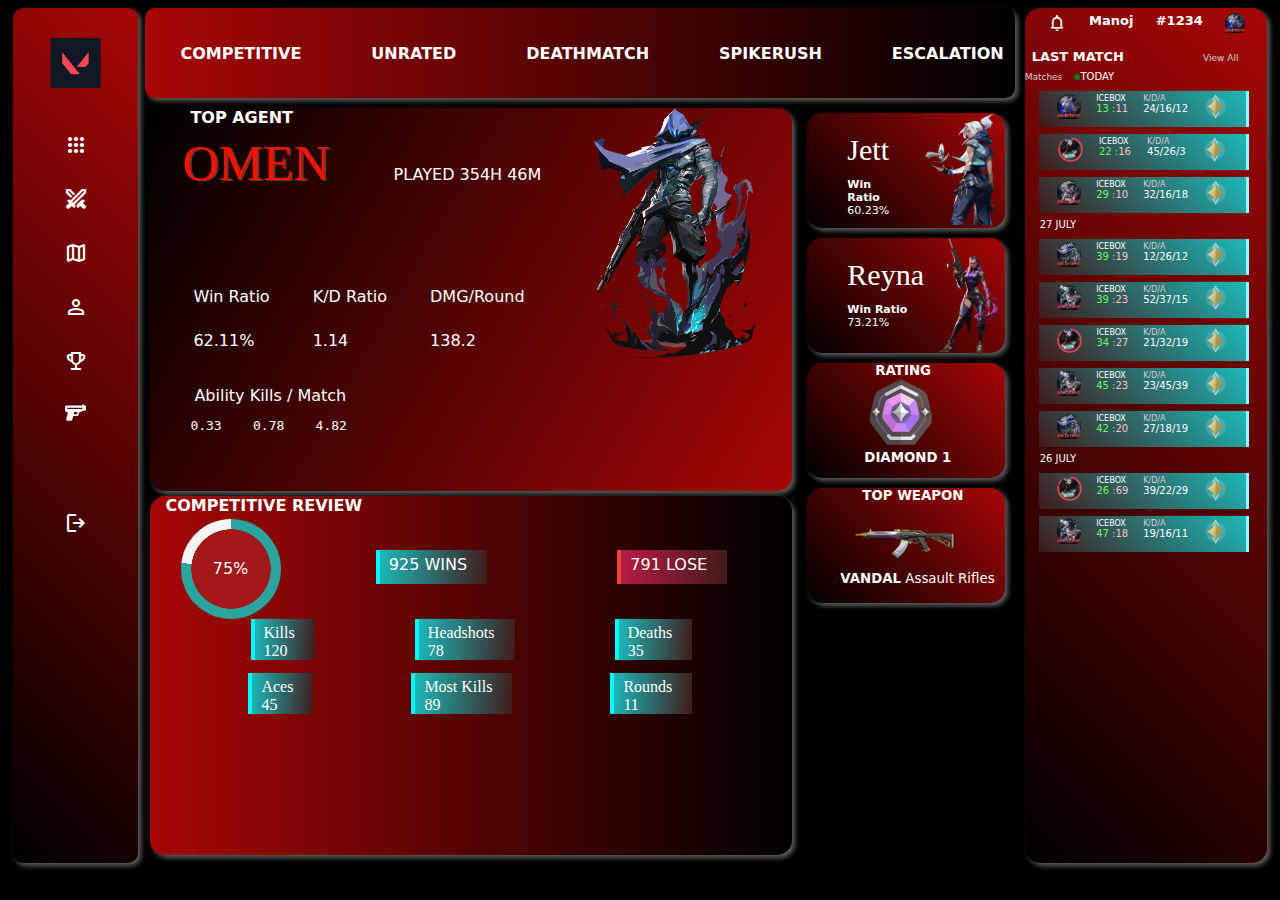
<file: index.html>
<!DOCTYPE html>
<html lang="en">
<head>
    <meta charset="UTF-8">
    <meta name="viewport" content="width=device-width, initial-scale=1.0">
    <title>Document</title>
    <link rel="stylesheet" href="style.css">
    <link rel="stylesheet" href="https://fonts.googleapis.com/css2?family=Material+Symbols+Outlined:opsz,wght,FILL,GRAD@48,400,0,0" />
    <link rel="stylesheet" href="https://fonts.googleapis.com/css2?family=Material+Symbols+Outlined:opsz,wght,FILL,GRAD@48,400,0,0" />
    <link rel="stylesheet" href="https://fonts.googleapis.com/css2?family=Material+Symbols+Outlined:opsz,wght,FILL,GRAD@48,400,0,0" />
    <link rel="stylesheet" href="https://fonts.googleapis.com/css2?family=Material+Symbols+Outlined:opsz,wght,FILL,GRAD@48,400,0,0" />
    <link rel="stylesheet" href="https://fonts.googleapis.com/css2?family=Material+Symbols+Outlined:opsz,wght,FILL,GRAD@48,400,0,0" />
    <link rel="stylesheet" href="https://fonts.googleapis.com/css2?family=Material+Symbols+Outlined:opsz,wght,FILL,GRAD@48,400,0,0" />
    <link rel="stylesheet" href="https://fonts.googleapis.com/css2?family=Material+Symbols+Outlined:opsz,wght,FILL,GRAD@48,400,0,0" /><link rel="stylesheet" href="https://fonts.googleapis.com/css2?family=Material+Symbols+Outlined:opsz,wght,FILL,GRAD@48,400,0,0" /><link rel="stylesheet" href="https://fonts.googleapis.com/css2?family=Material+Symbols+Outlined:opsz,wght,FILL,GRAD@48,400,0,0" />
    <link rel="stylesheet" href="https://fonts.googleapis.com/css?family=Cinzel|Fauna+One">
</head>
<body style="background-color: black;">
    <div class="container">


        <div class="nav">
            <img src="valorant_logo.png" style="margin: 30px; height: 50px;">
            <span class="material-symbols-outlined" style="color: white; margin: 15px;">apps</span>
            <span class="material-symbols-outlined" style="color: white; margin: 15px;">swords</span>
            <span class="material-symbols-outlined" style="color: white; margin: 15px;">map</span>
            <span class="material-symbols-outlined" style="color: white; margin: 15px;">person</span>
            <span class="material-symbols-outlined" style="color: white; margin: 15px;">trophy</span>
            <span><img src="gun-white.svg" style="height: 19px; margin: 15px;"></span>
            <span class="material-symbols-outlined" style="color: white; margin: 70px;">logout</span>
          
        </div>


        <div class="right_outline">
            <div class="middle_outline">
                <div class="header">
                    <div style="margin: 25px; color:white; border-radius: 10px; padding: 10px; font-family: system-ui;">COMPETITIVE</div>
                    <div style="margin: 25px; color:white; border-radius: 10px; padding: 10px; font-family: system-ui;">UNRATED</div>
                    <div style="margin: 25px; color:white; border-radius: 10px; padding: 10px; font-family: system-ui;">DEATHMATCH</div>
                    <div style="margin: 25px; color:white; border-radius: 10px; padding: 10px; font-family: system-ui;">SPIKERUSH</div>
                    <div style="margin: 25px; color:white; border-radius: 10px; padding: 10px; font-family: system-ui;">ESCALATION</div>
                </div>


                <div class="body">
                    <div class="body_left">
                        <div class="left_top">
                            <div class="left_text">
                                <div style="height: 40%;">
                                    <div style="color: white; font-weight: bold; font-family: system-ui; margin-left: 40px;">TOP AGENT</div>
                                    <div style=" margin: 7px;">
                                        <span style="color: #f91100; font-family: fantasy; font-size: 50px; margin-left: 25px; text-shadow: 2px 1px #6c3131;">OMEN</span>
                                        <span style="color: white; margin-left: 60px; font-family: system-ui;">PLAYED 354H 46M</span>
                                        <span style="  border-top: 8px solid #ffffff; border-radius: 5px;"></span>
                                    </div>
                                </div>
                                <div style="height: 60%;">
                                    <div style="height: 50%; display: flex; justify-content: space-evenly;">
                                        <div style="flex-direction: column; display: flex; justify-content: space-evenly; font-family: system-ui;">
                                            <span>Win Ratio</span> 
                                            <span>62.11%</span>
                                        </div>
                                        <div style="flex-direction: column; display: flex; justify-content: space-evenly; font-family: system-ui;">
                                            <span>K/D Ratio</span>
                                            <span>1.14</span>
                                        </div>
                                        <div style="flex-direction: column; display: flex; justify-content: space-evenly; font-family: system-ui;">
                                            <span>DMG/Round</span>
                                            <span>138.2</span>
                                        </div>
                                    </div>
                                    <div style="height: 50%; font-family: system-ui;">
                                        <div style="margin-left: 44px; margin-top: 10px;">Ability Kills / Match</div>
                                        <div style="margin-left: 40px;"><pre>0.33    0.78    4.82</pre></div>
                                    </div>
                                </div>
                            </div>
                            <div class="omen_logo">
                                <img src="omen.webp" style="height: 250px; width: 170px; margin-left: 23px;">
                            </div>
                        </div>
                        <div class="left_bottom">
                            <div style="margin-left: 15px; margin-top: 3px;">
                                <span style="font-family: system-ui"><b>COMPETITIVE REVIEW</b></span>      
                            </div>
                            <div class="winandlose" style="font-family: system-ui;">
                                <span class="progress-bar"></span>
                                <span class="win">925 WINS</span>
                                <span class="lose">791 LOSE</span>
                            </div>
                            <div class="one_row">
                                <span class="kills">
                                    <span>Kills</span><span>120</span>
                                </span>
                                <span class="headshots">
                                    <span>Headshots</span><span>78</span>
                                </span>
                                <span class="deaths">
                                    <span>Deaths</span><span>35</span>
                                </span>
                            </div>
                            <div class="two_row">
                                <span class="aces">
                                    <span>Aces</span><span>45</span>
                                </span>
                                <span class="most_kills">
                                    <span>Most Kills</span><span>89</span>
                                </span>
                                <span class="rounds">
                                    <span>Rounds</span><span>11</span>
                                </span>
                            </div>
                        </div>
                    </div>
                    <div class="body_right">
                        <div class="jett" style="display: flex; flex-direction: row;">
                            <div>
                                <div style="margin-left: 40px; margin-top: 20px; font-size: 30px; font-family: fantasy">Jett</div>
                                <div style="margin-left: 40px; margin-top: 11px; font-family: system-ui; font-size: 11px;">
                                    <div><b>Win Ratio</b></div><div>60.23%</div>
                                </div>
                            </div>
                            <div class="img"><img src="jett.png" style="height: 112px; margin-left: 18px;"></div>
                        </div>
                        <div class="reyna" style="display: flex; flex-direction: row;">
                            <div>
                                <div style="margin-left: 40px; margin-top: 20px; font-size: 30px; font-family: fantasy">Reyna</div>
                                <div style="margin-left: 40px; margin-top: 11px; font-family: system-ui; font-size: 11px;">
                                    <div><b>Win Ratio</b></div><div>73.21%</div>
                                </div>
                            </div>
                            <div class="img"><img src="reyna.png" style="height: 117px; margin-left: 15px;"></div>
                        </div>
                        <div class="rating">
                            <div style="font-family: system-ui; margin-left: 68px; font-size: smaller;"><b>RATING</b></div>
                            <div><img src="rank1.png" style="height: 68px; margin-left: 60px;"></div>
                            <div style="font-family: system-ui; margin-left: 57px; font-size: smaller;"><b>DIAMOND 1</b></div>
                        </div>
                        <div class="top_weapon">
                            <div style="font-family: system-ui; margin-left: 55px; font-size: smaller;"><b>TOP WEAPON</b></div>
                            <div><img src="vandal_gun.png" style="height: 64px; margin-left: 33px;"></div>
                            <div style="font-family: system-ui; margin-left: 33px; font-size: smaller;"><b>VANDAL</b> Assault Rifles</div>
                        </div>
                    </div>
                </div>
            </div>
            <div class="aside">
                <div class="profile">
                    <span class="material-symbols-outlined" style="font-size: 20px;">
                        notifications
                        </span>
                    <span style="font-size: 13px;"><b>Manoj</b></span>
                    <span style="font-size: 13px;"><b>#1234</b></span>
                    <span style="font-size: 13px;"><img src="p1.png" style="height: 20px;"></span>
                </div>
                <div class="last_match" style=" font-family: system-ui">
                    <div style="margin-top: 10px;">
                        <span style="margin-left: 7px; font-size: 13px;"><b>LAST MATCH</b></span>
                        <span style="font-size:9px; margin-left: 74px; color: #dbcccc;">View All Matches</span>
                        <span style="margin-left: 7px; font-size: 10px;"><img src="green.png" style="height: 6px;">TODAY</span>
                        <div class="p1" style="flex-direction: row; display: flex;">
                            <span><img src="p1.png" style="height: 25px;"></span>
                            <span>
                                <div style="font-size: 8px;">ICEBOX</div>
                                <div style="font-size: 10px;">
                                    <span style="color:rgb(100, 248, 100)">13 :</span><span  style="color:pink">11</span>
                                </div>
                            </span>
                            <span>
                                <div style="color: #dbcccc; font-size: 8px;">K/D/A</div>
                                <div style="font-size: 10px;">24/16/12</div>
                            </span>
                            <span><img src="rank.webp" style="height: 25px;"></span>
                        </div>
                        <div class="p2" style=" display: flex;">
                            <span><img src="p2.png" style="height: 25px;"></span>
                            <span>
                                <div style="font-size: 8px;">ICEBOX</div>
                                <div style="font-size: 10px;">
                                    <span style="color:rgb(100, 248, 100)">22 :</span><span  style="color:pink">16</span>
                                </div>
                            </span>
                            <span>
                                <div style="color: #dbcccc; font-size: 8px;">K/D/A</div>
                                <div style="font-size: 10px;">45/26/3</div>
                            </span>
                            <span><img src="rank.webp" style="height: 25px;"></span>
                        </div>
                        <div class="p3" style=" display: flex;">
                            <span><img src="p3.png" style="height: 25px;"></span>
                            <span>
                                <div style="font-size: 8px;">ICEBOX</div>
                                <div style="font-size: 10px;">
                                    <span style="color:rgb(100, 248, 100)">29 :</span><span  style="color:pink">10</span>
                                </div>
                            </span>
                            <span>
                                <div style="color: #dbcccc; font-size: 8px;">K/D/A</div>
                                <div style="font-size: 10px;">32/16/18</div>
                            </span>
                            <span><img src="rank.webp" style="height: 25px;"></span>
                        </div>
                        <span style="margin-left: 15px; font-size: 10px; margin-top: 5px">27 JULY</span>
                        <div class="p4" style=" display: flex;">
                            <span><img src="p4.png" style="height: 25px;"></span>
                            <span>
                                <div style="font-size: 8px;">ICEBOX</div>
                                <div style="font-size: 10px;">
                                    <span style="color:rgb(100, 248, 100)">39 :</span><span  style="color:pink">19</span>
                                </div>
                            </span>
                            <span>
                                <div style="color: #dbcccc; font-size: 8px;">K/D/A</div>
                                <div style="font-size: 10px;">12/26/12</div>
                            </span>
                            <span><img src="rank.webp" style="height: 25px;"></span>
                        </div>
                        <div class="p5" style=" display: flex;">
                            <span><img src="p5.png" style="height: 25px;"></span>
                            <span>
                                <div style="font-size: 8px;">ICEBOX</div>
                                <div style="font-size: 10px;">
                                    <span style="color:rgb(100, 248, 100)">39 :</span><span  style="color:pink">23</span>
                                </div>
                            </span>
                            <span>
                                <div style="color: #dbcccc; font-size: 8px;">K/D/A</div>
                                <div style="font-size: 10px;">52/37/15</div>
                            </span>
                            <span><img src="rank.webp" style="height: 25px;"></span>
                        </div>
                        <div class="p6" style=" display: flex;">
                            <span><img src="p2.png" style="height: 25px;"></span>
                            <span>
                                <div style="font-size: 8px;">ICEBOX</div>
                                <div style="font-size: 10px;">
                                    <span style="color:rgb(100, 248, 100)">34 :</span><span  style="color:pink">27</span>
                                </div>
                            </span>
                            <span>
                                <div style="color: #dbcccc; font-size: 8px;">K/D/A</div>
                                <div style="font-size: 10px;">21/32/19</div>
                            </span>
                            <span><img src="rank.webp" style="height: 25px;"></span>
                        </div>
                        <div class="p7" style=" display: flex;">
                            <span><img src="p5.png" style="height: 25px;"></span>
                            <span>
                                <div style="font-size: 8px;">ICEBOX</div>
                                <div style="font-size: 10px;">
                                    <span style="color:rgb(100, 248, 100)">45 :</span><span  style="color:pink">23</span>
                                </div>
                            </span>
                            <span>
                                <div style="color: #dbcccc; font-size: 8px;">K/D/A</div>
                                <div style="font-size: 10px;">23/45/39</div>
                            </span>
                            <span><img src="rank.webp" style="height: 25px;"></span>
                        </div>
                        <div class="p8" style=" display: flex;">
                            <span><img src="p4.png" style="height: 25px;"></span>
                            <span>
                                <div style="font-size: 8px;">ICEBOX</div>
                                <div style="font-size: 10px;">
                                    <span style="color:rgb(100, 248, 100)">42 :</span><span  style="color:pink">20</span>
                                </div>
                            </span>
                            <span>
                                <div style="color: #dbcccc; font-size: 8px;">K/D/A</div>
                                <div style="font-size: 10px;">27/18/19</div>
                            </span>
                            <span><img src="rank.webp" style="height: 25px;"></span>
                        </div>
                        <span style="margin-left: 15px; font-size: 10px; margin-top: 5px">26 JULY</span>
                        <div class="p9" style=" display: flex;">
                            <span><img src="p2.png" style="height: 25px;"></span>
                            <span>
                                <div style="font-size: 8px;">ICEBOX</div>
                                <div style="font-size: 10px;">
                                    <span style="color:rgb(100, 248, 100)">26 :</span><span  style="color:pink">69</span>
                                </div>
                            </span>
                            <span>
                                <div style="color: #dbcccc; font-size: 8px;">K/D/A</div>
                                <div style="font-size: 10px;">39/22/29</div>
                            </span>
                            <span><img src="rank.webp" style="height: 25px;"></span>
                        </div>
                        <div class="p10" style=" display: flex;">
                            <span><img src="p5.png" style="height: 25px;"></span>
                            <span>
                                <div style="font-size: 8px;">ICEBOX</div>
                                <div style="font-size: 10px;">
                                    <span style="color:rgb(100, 248, 100)">47 :</span><span  style="color:pink">18</span>
                                </div>
                            </span>
                            <span>
                                <div style="color: #dbcccc; font-size: 8px;">K/D/A</div>
                                <div style="font-size: 10px;">19/16/11</div>
                            </span>
                            <span><img src="rank.webp" style="height: 25px;"></span>
                        </div>
                    </div>
                </div>
            </div>
        </div>
        
    </div>



</body>
</html>
</file>
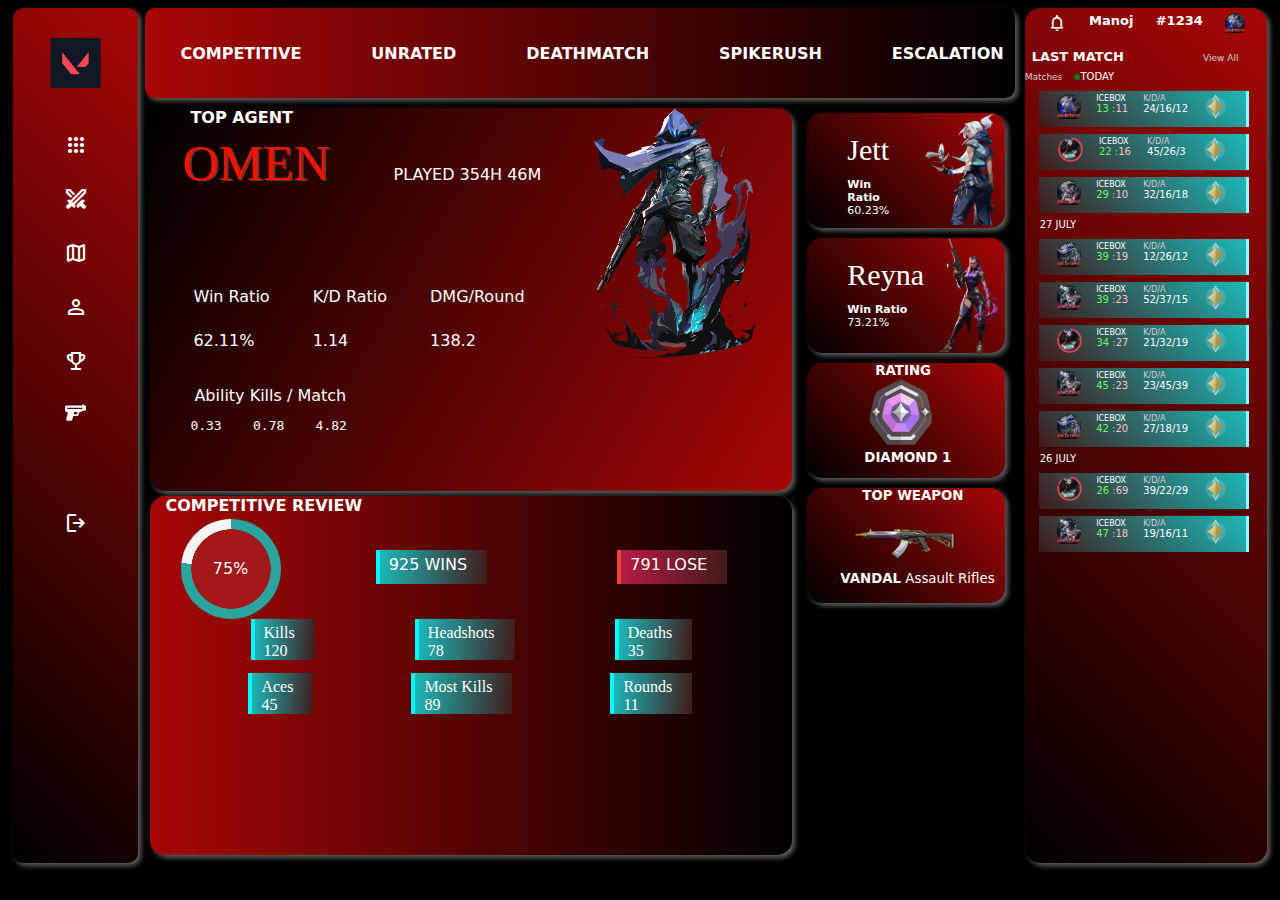
<file: game2.html>
<!DOCTYPE html>
<html lang="en">
<head>
    <meta charset="UTF-8">
    <meta name="viewport" content="width=device-width, initial-scale=1.0">
    <title>Document</title>
    <link rel="stylesheet" href="game2.css">
    <link rel="stylesheet" href="https://fonts.googleapis.com/css2?family=Material+Symbols+Outlined:opsz,wght,FILL,GRAD@48,400,0,0" />
    <link rel="stylesheet" href="https://fonts.googleapis.com/css2?family=Material+Symbols+Outlined:opsz,wght,FILL,GRAD@48,400,0,0" />
    <link rel="stylesheet" href="https://fonts.googleapis.com/css2?family=Material+Symbols+Outlined:opsz,wght,FILL,GRAD@48,400,0,0" />
    <link rel="stylesheet" href="https://fonts.googleapis.com/css2?family=Material+Symbols+Outlined:opsz,wght,FILL,GRAD@48,400,0,0" />
    <link rel="stylesheet" href="https://fonts.googleapis.com/css2?family=Material+Symbols+Outlined:opsz,wght,FILL,GRAD@48,400,0,0" />
    <link rel="stylesheet" href="https://fonts.googleapis.com/css2?family=Material+Symbols+Outlined:opsz,wght,FILL,GRAD@48,400,0,0" />
    <link rel="stylesheet" href="https://fonts.googleapis.com/css2?family=Material+Symbols+Outlined:opsz,wght,FILL,GRAD@48,400,0,0" /><link rel="stylesheet" href="https://fonts.googleapis.com/css2?family=Material+Symbols+Outlined:opsz,wght,FILL,GRAD@48,400,0,0" /><link rel="stylesheet" href="https://fonts.googleapis.com/css2?family=Material+Symbols+Outlined:opsz,wght,FILL,GRAD@48,400,0,0" />
    <link rel="stylesheet" href="https://fonts.googleapis.com/css?family=Cinzel|Fauna+One">
</head>
<body style="background-color: black;">
    <div class="container">


        <div class="nav">
            <img src="valorant_logo.png" style="margin: 30px; height: 50px;">
            <span class="material-symbols-outlined" style="color: white; margin: 15px;">apps</span>
            <span class="material-symbols-outlined" style="color: white; margin: 15px;">swords</span>
            <span class="material-symbols-outlined" style="color: white; margin: 15px;">map</span>
            <span class="material-symbols-outlined" style="color: white; margin: 15px;">person</span>
            <span class="material-symbols-outlined" style="color: white; margin: 15px;">trophy</span>
            <span><img src="gun-white.svg" style="height: 19px; margin: 15px;"></span>
            <span class="material-symbols-outlined" style="color: white; margin: 70px;">logout</span>
          
        </div>


        <div class="right_outline">
            <div class="middle_outline">
                <div class="header">
                    <div style="margin: 25px; color:white; border-radius: 10px; padding: 10px; font-family: system-ui;">COMPETITIVE</div>
                    <div style="margin: 25px; color:white; border-radius: 10px; padding: 10px; font-family: system-ui;">UNRATED</div>
                    <div style="margin: 25px; color:white; border-radius: 10px; padding: 10px; font-family: system-ui;">DEATHMATCH</div>
                    <div style="margin: 25px; color:white; border-radius: 10px; padding: 10px; font-family: system-ui;">SPIKERUSH</div>
                    <div style="margin: 25px; color:white; border-radius: 10px; padding: 10px; font-family: system-ui;">ESCALATION</div>
                </div>


                <div class="body">
                    <div class="body_left">
                        <div class="left_top">
                            <div class="left_text">
                                <div style="height: 40%;">
                                    <div style="color: white; font-weight: bold; font-family: system-ui; margin-left: 40px;">TOP AGENT</div>
                                    <div style=" margin: 7px;">
                                        <span style="color: #f91100; font-family: fantasy; font-size: 50px; margin-left: 25px; text-shadow: 2px 1px #6c3131;">OMEN</span>
                                        <span style="color: white; margin-left: 60px; font-family: system-ui;">PLAYED 354H 46M</span>
                                        <span style="  border-top: 8px solid #ffffff; border-radius: 5px;"></span>
                                    </div>
                                </div>
                                <div style="height: 60%;">
                                    <div style="height: 50%; display: flex; justify-content: space-evenly;">
                                        <div style="flex-direction: column; display: flex; justify-content: space-evenly; font-family: system-ui;">
                                            <span>Win Ratio</span> 
                                            <span>62.11%</span>
                                        </div>
                                        <div style="flex-direction: column; display: flex; justify-content: space-evenly; font-family: system-ui;">
                                            <span>K/D Ratio</span>
                                            <span>1.14</span>
                                        </div>
                                        <div style="flex-direction: column; display: flex; justify-content: space-evenly; font-family: system-ui;">
                                            <span>DMG/Round</span>
                                            <span>138.2</span>
                                        </div>
                                    </div>
                                    <div style="height: 50%; font-family: system-ui;">
                                        <div style="margin-left: 44px; margin-top: 10px;">Ability Kills / Match</div>
                                        <div style="margin-left: 40px;"><pre>0.33    0.78    4.82</pre></div>
                                    </div>
                                </div>
                            </div>
                            <div class="omen_logo">
                                <img src="omen.webp" style="height: 250px; width: 170px; margin-left: 23px;">
                            </div>
                        </div>
                        <div class="left_bottom">
                            <div style="margin-left: 15px; margin-top: 3px;">
                                <span style="font-family: system-ui"><b>COMPETITIVE REVIEW</b></span>      
                            </div>
                            <div class="winandlose" style="font-family: system-ui;">
                                <span class="progress-bar"></span>
                                <span class="win">925 WINS</span>
                                <span class="lose">791 LOSE</span>
                            </div>
                            <div class="one_row">
                                <span class="kills">
                                    <span>Kills</span><span>120</span>
                                </span>
                                <span class="headshots">
                                    <span>Headshots</span><span>78</span>
                                </span>
                                <span class="deaths">
                                    <span>Deaths</span><span>35</span>
                                </span>
                            </div>
                            <div class="two_row">
                                <span class="aces">
                                    <span>Aces</span><span>45</span>
                                </span>
                                <span class="most_kills">
                                    <span>Most Kills</span><span>89</span>
                                </span>
                                <span class="rounds">
                                    <span>Rounds</span><span>11</span>
                                </span>
                            </div>
                        </div>
                    </div>
                    <div class="body_right">
                        <div class="jett" style="display: flex; flex-direction: row;">
                            <div>
                                <div style="margin-left: 40px; margin-top: 20px; font-size: 30px; font-family: fantasy">Jett</div>
                                <div style="margin-left: 40px; margin-top: 11px; font-family: system-ui; font-size: 11px;">
                                    <div><b>Win Ratio</b></div><div>60.23%</div>
                                </div>
                            </div>
                            <div class="img"><img src="jett.png" style="height: 112px; margin-left: 18px;"></div>
                        </div>
                        <div class="reyna" style="display: flex; flex-direction: row;">
                            <div>
                                <div style="margin-left: 40px; margin-top: 20px; font-size: 30px; font-family: fantasy">Reyna</div>
                                <div style="margin-left: 40px; margin-top: 11px; font-family: system-ui; font-size: 11px;">
                                    <div><b>Win Ratio</b></div><div>73.21%</div>
                                </div>
                            </div>
                            <div class="img"><img src="reyna.png" style="height: 117px; margin-left: 15px;"></div>
                        </div>
                        <div class="rating">
                            <div style="font-family: system-ui; margin-left: 68px; font-size: smaller;"><b>RATING</b></div>
                            <div><img src="rank1.png" style="height: 68px; margin-left: 60px;"></div>
                            <div style="font-family: system-ui; margin-left: 57px; font-size: smaller;"><b>DIAMOND 1</b></div>
                        </div>
                        <div class="top_weapon">
                            <div style="font-family: system-ui; margin-left: 55px; font-size: smaller;"><b>TOP WEAPON</b></div>
                            <div><img src="vandal_gun.png" style="height: 64px; margin-left: 33px;"></div>
                            <div style="font-family: system-ui; margin-left: 33px; font-size: smaller;"><b>VANDAL</b> Assault Rifles</div>
                        </div>
                    </div>
                </div>
            </div>
            <div class="aside">
                <div class="profile">
                    <span class="material-symbols-outlined" style="font-size: 20px;">
                        notifications
                        </span>
                    <span style="font-size: 13px;"><b>Manoj</b></span>
                    <span style="font-size: 13px;"><b>#1234</b></span>
                    <span style="font-size: 13px;"><img src="p1.png" style="height: 20px;"></span>
                </div>
                <div class="last_match" style=" font-family: system-ui">
                    <div style="margin-top: 10px;">
                        <span style="margin-left: 7px; font-size: 13px;"><b>LAST MATCH</b></span>
                        <span style="font-size:9px; margin-left: 74px; color: #dbcccc;">View All Matches</span>
                        <span style="margin-left: 7px; font-size: 10px;"><img src="green.png" style="height: 6px;">TODAY</span>
                        <div class="p1" style="flex-direction: row; display: flex;">
                            <span><img src="p1.png" style="height: 25px;"></span>
                            <span>
                                <div style="font-size: 8px;">ICEBOX</div>
                                <div style="font-size: 10px;">
                                    <span style="color:rgb(100, 248, 100)">13 :</span><span  style="color:pink">11</span>
                                </div>
                            </span>
                            <span>
                                <div style="color: #dbcccc; font-size: 8px;">K/D/A</div>
                                <div style="font-size: 10px;">24/16/12</div>
                            </span>
                            <span><img src="rank.webp" style="height: 25px;"></span>
                        </div>
                        <div class="p2" style=" display: flex;">
                            <span><img src="p2.png" style="height: 25px;"></span>
                            <span>
                                <div style="font-size: 8px;">ICEBOX</div>
                                <div style="font-size: 10px;">
                                    <span style="color:rgb(100, 248, 100)">22 :</span><span  style="color:pink">16</span>
                                </div>
                            </span>
                            <span>
                                <div style="color: #dbcccc; font-size: 8px;">K/D/A</div>
                                <div style="font-size: 10px;">45/26/3</div>
                            </span>
                            <span><img src="rank.webp" style="height: 25px;"></span>
                        </div>
                        <div class="p3" style=" display: flex;">
                            <span><img src="p3.png" style="height: 25px;"></span>
                            <span>
                                <div style="font-size: 8px;">ICEBOX</div>
                                <div style="font-size: 10px;">
                                    <span style="color:rgb(100, 248, 100)">29 :</span><span  style="color:pink">10</span>
                                </div>
                            </span>
                            <span>
                                <div style="color: #dbcccc; font-size: 8px;">K/D/A</div>
                                <div style="font-size: 10px;">32/16/18</div>
                            </span>
                            <span><img src="rank.webp" style="height: 25px;"></span>
                        </div>
                        <span style="margin-left: 15px; font-size: 10px; margin-top: 5px">27 JULY</span>
                        <div class="p4" style=" display: flex;">
                            <span><img src="p4.png" style="height: 25px;"></span>
                            <span>
                                <div style="font-size: 8px;">ICEBOX</div>
                                <div style="font-size: 10px;">
                                    <span style="color:rgb(100, 248, 100)">39 :</span><span  style="color:pink">19</span>
                                </div>
                            </span>
                            <span>
                                <div style="color: #dbcccc; font-size: 8px;">K/D/A</div>
                                <div style="font-size: 10px;">12/26/12</div>
                            </span>
                            <span><img src="rank.webp" style="height: 25px;"></span>
                        </div>
                        <div class="p5" style=" display: flex;">
                            <span><img src="p5.png" style="height: 25px;"></span>
                            <span>
                                <div style="font-size: 8px;">ICEBOX</div>
                                <div style="font-size: 10px;">
                                    <span style="color:rgb(100, 248, 100)">39 :</span><span  style="color:pink">23</span>
                                </div>
                            </span>
                            <span>
                                <div style="color: #dbcccc; font-size: 8px;">K/D/A</div>
                                <div style="font-size: 10px;">52/37/15</div>
                            </span>
                            <span><img src="rank.webp" style="height: 25px;"></span>
                        </div>
                        <div class="p6" style=" display: flex;">
                            <span><img src="p2.png" style="height: 25px;"></span>
                            <span>
                                <div style="font-size: 8px;">ICEBOX</div>
                                <div style="font-size: 10px;">
                                    <span style="color:rgb(100, 248, 100)">34 :</span><span  style="color:pink">27</span>
                                </div>
                            </span>
                            <span>
                                <div style="color: #dbcccc; font-size: 8px;">K/D/A</div>
                                <div style="font-size: 10px;">21/32/19</div>
                            </span>
                            <span><img src="rank.webp" style="height: 25px;"></span>
                        </div>
                        <div class="p7" style=" display: flex;">
                            <span><img src="p5.png" style="height: 25px;"></span>
                            <span>
                                <div style="font-size: 8px;">ICEBOX</div>
                                <div style="font-size: 10px;">
                                    <span style="color:rgb(100, 248, 100)">45 :</span><span  style="color:pink">23</span>
                                </div>
                            </span>
                            <span>
                                <div style="color: #dbcccc; font-size: 8px;">K/D/A</div>
                                <div style="font-size: 10px;">23/45/39</div>
                            </span>
                            <span><img src="rank.webp" style="height: 25px;"></span>
                        </div>
                        <div class="p8" style=" display: flex;">
                            <span><img src="p4.png" style="height: 25px;"></span>
                            <span>
                                <div style="font-size: 8px;">ICEBOX</div>
                                <div style="font-size: 10px;">
                                    <span style="color:rgb(100, 248, 100)">42 :</span><span  style="color:pink">20</span>
                                </div>
                            </span>
                            <span>
                                <div style="color: #dbcccc; font-size: 8px;">K/D/A</div>
                                <div style="font-size: 10px;">27/18/19</div>
                            </span>
                            <span><img src="rank.webp" style="height: 25px;"></span>
                        </div>
                        <span style="margin-left: 15px; font-size: 10px; margin-top: 5px">26 JULY</span>
                        <div class="p9" style=" display: flex;">
                            <span><img src="p2.png" style="height: 25px;"></span>
                            <span>
                                <div style="font-size: 8px;">ICEBOX</div>
                                <div style="font-size: 10px;">
                                    <span style="color:rgb(100, 248, 100)">26 :</span><span  style="color:pink">69</span>
                                </div>
                            </span>
                            <span>
                                <div style="color: #dbcccc; font-size: 8px;">K/D/A</div>
                                <div style="font-size: 10px;">39/22/29</div>
                            </span>
                            <span><img src="rank.webp" style="height: 25px;"></span>
                        </div>
                        <div class="p10" style=" display: flex;">
                            <span><img src="p5.png" style="height: 25px;"></span>
                            <span>
                                <div style="font-size: 8px;">ICEBOX</div>
                                <div style="font-size: 10px;">
                                    <span style="color:rgb(100, 248, 100)">47 :</span><span  style="color:pink">18</span>
                                </div>
                            </span>
                            <span>
                                <div style="color: #dbcccc; font-size: 8px;">K/D/A</div>
                                <div style="font-size: 10px;">19/16/11</div>
                            </span>
                            <span><img src="rank.webp" style="height: 25px;"></span>
                        </div>
                    </div>
                </div>
            </div>
        </div>
        
    </div>



</body>
</html>
</file>
<file: style.css>
* {
    color: white;
    /* border: red 1px solid; */
}

.container {
    margin: 5px;
    display: flex;
}

.nav {
    width: 10%;
    height: 95vh;
    background-color: #a70606;;
    background-image: linear-gradient(45deg, black, transparent);
    border-radius: 10px;
    margin-right: 7px;
    display: flex;
    flex-direction: column;
    align-items: center;
    box-shadow: rgb(234 234 234 / 40%) 3px 3px 5px;
}

.right_outline {
    display: flex;
    width: 90%;
}

.header {
    height: 10vh;
    background-color: #a70606;;
    background-image: linear-gradient(270deg, black, transparent);
    margin-bottom: 5px;
    align-items: center;
    flex-direction: row;
    display: flex;
    font-family: 'Fauna One', serif;
    font-weight: bold;
    border-radius: 10px;
    box-shadow: rgb(234 234 234 / 40%) 3px 3px 5px;
}

.body {
    height:85vh;
    display: flex;
}

.body_left {
    width: 75%;
}

.body_right {
    width: 25%;
    
}

.middle_outline {
    width: 77.5%;
}

.aside {
    width: 22.5%;
    height: 95vh;
    background-color: #a70606;;
    background-image: linear-gradient(45deg, black, transparent);
    margin-left: 10px;
    border-radius: 15px;
    box-shadow: rgb(234 234 234 / 40%) 3px 3px 5px;
}

.left_top {
    height: 50%;
    background-color: #a70606;;
    background-image: linear-gradient(120deg, black, transparent);
    margin: 5px;
    display: flex;
    border-radius: 15px;
    box-shadow: rgb(234 234 234 / 40%) 3px 3px 5px;
}

.left_bottom {
    height: 50%;
    background-color: #a70606;;
    background-image: linear-gradient(270deg, black, transparent);
    margin: 5px;
    height: 47%;
    border-radius: 15px;
    box-shadow: rgb(234 234 234 / 40%) 3px 3px 5px;
}

.left_text {
    width: 65%;
}

.omen_logo {
    width: 35%;
}

.jett {
    height: 115px;
    margin: 10px;
    border-radius: 15px;
    background-color: #a70606;
    background-image: linear-gradient(45deg, black, transparent);
    box-shadow: rgb(234 234 234 / 40%) 3px 3px 5px;
}

.reyna {
    height: 115px;
    margin: 10px;
    border-radius: 15px;
    background-color: #a70606;
    background-image: linear-gradient(45deg, black, transparent);
    box-shadow: rgb(234 234 234 / 40%) 3px 3px 5px;
}

.rating {
    height: 115px;
    margin: 10px;
    border-radius: 15px;
    background-color: #a70606;
    background-image: linear-gradient(45deg, black, transparent);
    box-shadow: rgb(234 234 234 / 40%) 3px 3px 5px;
}

.top_weapon {
    height: 115px;
    margin: 10px;
    border-radius: 15px;
    background-color: #a70606;
    background-image: linear-gradient(45deg, black, transparent);
    box-shadow: rgb(234 234 234 / 40%) 3px 3px 5px;
}

.progress-bar {
    display: flex;
    justify-content: center;
    align-items: center;
    margin-top: 4px;
    width: 100px;
    height: 100px;
    border-radius: 50%;
    background: radial-gradient(closest-side, #a31919 79%, transparent 80% 100%), conic-gradient(#29a59d 77%, #f7f4f4 0);
  }
  
  .progress-bar::before {
    content: "75%";
  }

.winandlose {
    display: flex;
    flex-direction: row;
    justify-content: space-around;
}

.win {
    padding-left: 9px;
    padding-top: 5px;
    padding-right: 20px;
    margin: 35px;
    border-left-width: 3px;
    border-left: solid;
    border-left-color: #06f8f8;
    background-color: #1bb9b9;
    border-left-width: 4px;
    background-image: linear-gradient(275deg, #411a1a, transparent);
}

.lose {
    padding-left: 9px;
    padding-top: 5px;
    padding-right: 20px;
    margin: 35px;
    border-left-width: 3px;
    border-left: solid;
    border-left-color: #F44336;
    border-left-width: 4px;
    background-color: #b91b44;
    background-image: linear-gradient(275deg, #411a1a, transparent);
}

.one_row {
    display: flex;
    flex-direction: row;
    justify-content: space-evenly;
}

.kills {
    display: flex;
    flex-direction: column;
    padding-left: 9px;
    padding-top: 5px;
    padding-right: 20px;
    border-left-width: 3px;
    border-left: solid;
    border-left-color: #06f8f8;
    background-color: #1bb9b9;
    border-left-width: 4px;
    background-image: linear-gradient(275deg, #411a1a, transparent);
}

.headshots {
    display: flex;
    flex-direction: column;
    padding-left: 9px;
    padding-top: 5px;
    padding-right: 20px;
    border-left-width: 3px;
    border-left: solid;
    border-left-color: #06f8f8;
    background-color: #1bb9b9;
    border-left-width: 4px;
    background-image: linear-gradient(275deg, #411a1a, transparent);
}

.deaths {
    display: flex;
    flex-direction: column;
    padding-left: 9px;
    padding-top: 5px;
    padding-right: 20px;
    border-left-width: 3px;
    border-left: solid;
    border-left-color: #06f8f8;
    background-color: #1bb9b9;
    border-left-width: 4px;
    background-image: linear-gradient(275deg, #411a1a, transparent);
}

.two_row {
    display: flex;
    flex-direction: row;
    margin-top: 13px;
}

.rounds {
    display: flex;
    flex-direction: column;
    padding-left: 9px;
    padding-top: 5px;
    padding-right: 20px;
    border-left-width: 3px;
    border-left: solid;
    border-left-color: #06f8f8;
    background-color: #1bb9b9;
    border-left-width: 4px;
    background-image: linear-gradient(275deg, #411a1a, transparent);
    margin-left: 98px;
   
}

.aces {
    display: flex;
    flex-direction: column;
    padding-left: 9px;
    padding-top: 5px;
    padding-right: 20px;
    border-left-width: 3px;
    border-left: solid;
    border-left-color: #06f8f8;
    background-color: #1bb9b9;
    border-left-width: 4px;
    background-image: linear-gradient(275deg, #411a1a, transparent);
    margin-left: 98px;
}

.most_kills {
    display: flex;
    flex-direction: column;
    padding-left: 9px;
    padding-top: 5px;
    padding-right: 20px;
    border-left-width: 3px;
    border-left: solid;
    border-left-color: #06f8f8;
    background-color: #1bb9b9;
    border-left-width: 4px;
    background-image: linear-gradient(275deg, #411a1a, transparent);
    margin-left: 98px;
}

.profile {
    display: flex;
    flex-direction: row;
    justify-content: space-evenly;
    margin-top: 5px;
    font-family: system-ui;
}
 
.p1 {
    margin-top: 7px;
    margin-left: 14px;
    margin-right: 18px;
    border-right:solid;
    border-right-width: 3px;
    border-right-color: #93f9ff;
    justify-content: space-evenly;
    flex-direction: row;
    display: flex;
    background-color: #1bb9b9;
    background-image: linear-gradient(45deg, #411a1a, transparent);
    height: 30px;
    padding: 3px;
}

.p2 {
    margin-top: 7px;
    margin-left: 14px;
    margin-right: 18px;
    border-right:solid;
    border-right-width: 3px;
    border-right-color: #93f9ff;
    justify-content: space-evenly;
    flex-direction: row;
    display: flex;
    background-color: #1bb9b9;
    background-image: linear-gradient(45deg, #411a1a, transparent);
    height: 30px;
    padding: 3px;
}

.p3 {
    margin-top: 7px;
    margin-left: 14px;
    margin-right: 18px;
    border-right:solid;
    border-right-width: 3px;
    border-right-color: #93f9ff;
    justify-content: space-evenly;
    flex-direction: row;
    display: flex;
    background-color: #1bb9b9;
    background-image: linear-gradient(45deg, #411a1a, transparent);
    height: 30px;
    padding: 3px;
}

.p4 {
    margin-top: 7px;
    margin-left: 14px;
    margin-right: 18px;
    border-right:solid;
    border-right-width: 3px;
    border-right-color: #93f9ff;
    justify-content: space-evenly;
    flex-direction: row;
    display: flex;
    background-color: #1bb9b9;
    background-image: linear-gradient(45deg, #411a1a, transparent);
    height: 30px;
    padding: 3px;
}

.p5 {
    margin-top: 7px;
    margin-left: 14px;
    margin-right: 18px;
    border-right:solid;
    border-right-width: 3px;
    border-right-color: #93f9ff;
    justify-content: space-evenly;
    flex-direction: row;
    display: flex;
    background-color: #1bb9b9;
    background-image: linear-gradient(45deg, #411a1a, transparent);
    height: 30px;
    padding: 3px;
}

.p6 {
    margin-top: 7px;
    margin-left: 14px;
    margin-right: 18px;
    border-right:solid;
    border-right-width: 3px;
    border-right-color: #93f9ff;
    justify-content: space-evenly;
    flex-direction: row;
    display: flex;
    background-color: #1bb9b9;
    background-image: linear-gradient(45deg, #411a1a, transparent);
    height: 30px;
    padding: 3px;
}

.p7 {
    margin-top: 7px;
    margin-left: 14px;
    margin-right: 18px;
    border-right:solid;
    border-right-width: 3px;
    border-right-color: #93f9ff;
    justify-content: space-evenly;
    flex-direction: row;
    display: flex;
    background-color: #1bb9b9;
    background-image: linear-gradient(45deg, #411a1a, transparent);
    height: 30px;
    padding: 3px;
}

.p8 {
    margin-top: 7px;
    margin-left: 14px;
    margin-right: 18px;
    border-right:solid;
    border-right-width: 3px;
    border-right-color: #93f9ff;
    justify-content: space-evenly;
    flex-direction: row;
    display: flex;
    background-color: #1bb9b9;
    background-image: linear-gradient(45deg, #411a1a, transparent);
    height: 30px;
    padding: 3px;
}

.p9 {
    margin-top: 7px;
    margin-left: 14px;
    margin-right: 18px;
    border-right:solid;
    border-right-width: 3px;
    border-right-color: #93f9ff;
    justify-content: space-evenly;
    flex-direction: row;
    display: flex;
    background-color: #1bb9b9;
    background-image: linear-gradient(45deg, #411a1a, transparent);
    height: 30px;
    padding: 3px;
}

.p10 {
    margin-top: 7px;
    margin-left: 14px;
    margin-right: 18px;
    border-right:solid;
    border-right-width: 3px;
    border-right-color: #93f9ff;
    justify-content: space-evenly;
    flex-direction: row;
    display: flex;
    background-color: #1bb9b9;
    background-image: linear-gradient(45deg, #411a1a, transparent);
    height: 30px;
    padding: 3px;
}
</file>
<file: game2.css>
* {
    color: white;
    /* border: red 1px solid; */
}

.container {
    margin: 5px;
    display: flex;
}

.nav {
    width: 10%;
    height: 95vh;
    background-color: #a70606;;
    background-image: linear-gradient(45deg, black, transparent);
    border-radius: 10px;
    margin-right: 7px;
    display: flex;
    flex-direction: column;
    align-items: center;
    box-shadow: rgb(234 234 234 / 40%) 3px 3px 5px;
}

.right_outline {
    display: flex;
    width: 90%;
}

.header {
    height: 10vh;
    background-color: #a70606;;
    background-image: linear-gradient(270deg, black, transparent);
    margin-bottom: 5px;
    align-items: center;
    flex-direction: row;
    display: flex;
    font-family: 'Fauna One', serif;
    font-weight: bold;
    border-radius: 10px;
    box-shadow: rgb(234 234 234 / 40%) 3px 3px 5px;
}

.body {
    height:85vh;
    display: flex;
}

.body_left {
    width: 75%;
}

.body_right {
    width: 25%;
    
}

.middle_outline {
    width: 77.5%;
}

.aside {
    width: 22.5%;
    height: 95vh;
    background-color: #a70606;;
    background-image: linear-gradient(45deg, black, transparent);
    margin-left: 10px;
    border-radius: 15px;
    box-shadow: rgb(234 234 234 / 40%) 3px 3px 5px;
}

.left_top {
    height: 50%;
    background-color: #a70606;;
    background-image: linear-gradient(120deg, black, transparent);
    margin: 5px;
    display: flex;
    border-radius: 15px;
    box-shadow: rgb(234 234 234 / 40%) 3px 3px 5px;
}

.left_bottom {
    height: 50%;
    background-color: #a70606;;
    background-image: linear-gradient(270deg, black, transparent);
    margin: 5px;
    height: 47%;
    border-radius: 15px;
    box-shadow: rgb(234 234 234 / 40%) 3px 3px 5px;
}

.left_text {
    width: 65%;
}

.omen_logo {
    width: 35%;
}

.jett {
    height: 115px;
    margin: 10px;
    border-radius: 15px;
    background-color: #a70606;
    background-image: linear-gradient(45deg, black, transparent);
    box-shadow: rgb(234 234 234 / 40%) 3px 3px 5px;
}

.reyna {
    height: 115px;
    margin: 10px;
    border-radius: 15px;
    background-color: #a70606;
    background-image: linear-gradient(45deg, black, transparent);
    box-shadow: rgb(234 234 234 / 40%) 3px 3px 5px;
}

.rating {
    height: 115px;
    margin: 10px;
    border-radius: 15px;
    background-color: #a70606;
    background-image: linear-gradient(45deg, black, transparent);
    box-shadow: rgb(234 234 234 / 40%) 3px 3px 5px;
}

.top_weapon {
    height: 115px;
    margin: 10px;
    border-radius: 15px;
    background-color: #a70606;
    background-image: linear-gradient(45deg, black, transparent);
    box-shadow: rgb(234 234 234 / 40%) 3px 3px 5px;
}

.progress-bar {
    display: flex;
    justify-content: center;
    align-items: center;
    margin-top: 4px;
    width: 100px;
    height: 100px;
    border-radius: 50%;
    background: radial-gradient(closest-side, #a31919 79%, transparent 80% 100%), conic-gradient(#29a59d 77%, #f7f4f4 0);
  }
  
  .progress-bar::before {
    content: "75%";
  }

.winandlose {
    display: flex;
    flex-direction: row;
    justify-content: space-around;
}

.win {
    padding-left: 9px;
    padding-top: 5px;
    padding-right: 20px;
    margin: 35px;
    border-left-width: 3px;
    border-left: solid;
    border-left-color: #06f8f8;
    background-color: #1bb9b9;
    border-left-width: 4px;
    background-image: linear-gradient(275deg, #411a1a, transparent);
}

.lose {
    padding-left: 9px;
    padding-top: 5px;
    padding-right: 20px;
    margin: 35px;
    border-left-width: 3px;
    border-left: solid;
    border-left-color: #F44336;
    border-left-width: 4px;
    background-color: #b91b44;
    background-image: linear-gradient(275deg, #411a1a, transparent);
}

.one_row {
    display: flex;
    flex-direction: row;
    justify-content: space-evenly;
}

.kills {
    display: flex;
    flex-direction: column;
    padding-left: 9px;
    padding-top: 5px;
    padding-right: 20px;
    border-left-width: 3px;
    border-left: solid;
    border-left-color: #06f8f8;
    background-color: #1bb9b9;
    border-left-width: 4px;
    background-image: linear-gradient(275deg, #411a1a, transparent);
}

.headshots {
    display: flex;
    flex-direction: column;
    padding-left: 9px;
    padding-top: 5px;
    padding-right: 20px;
    border-left-width: 3px;
    border-left: solid;
    border-left-color: #06f8f8;
    background-color: #1bb9b9;
    border-left-width: 4px;
    background-image: linear-gradient(275deg, #411a1a, transparent);
}

.deaths {
    display: flex;
    flex-direction: column;
    padding-left: 9px;
    padding-top: 5px;
    padding-right: 20px;
    border-left-width: 3px;
    border-left: solid;
    border-left-color: #06f8f8;
    background-color: #1bb9b9;
    border-left-width: 4px;
    background-image: linear-gradient(275deg, #411a1a, transparent);
}

.two_row {
    display: flex;
    flex-direction: row;
    margin-top: 13px;
}

.rounds {
    display: flex;
    flex-direction: column;
    padding-left: 9px;
    padding-top: 5px;
    padding-right: 20px;
    border-left-width: 3px;
    border-left: solid;
    border-left-color: #06f8f8;
    background-color: #1bb9b9;
    border-left-width: 4px;
    background-image: linear-gradient(275deg, #411a1a, transparent);
    margin-left: 98px;
   
}

.aces {
    display: flex;
    flex-direction: column;
    padding-left: 9px;
    padding-top: 5px;
    padding-right: 20px;
    border-left-width: 3px;
    border-left: solid;
    border-left-color: #06f8f8;
    background-color: #1bb9b9;
    border-left-width: 4px;
    background-image: linear-gradient(275deg, #411a1a, transparent);
    margin-left: 98px;
}

.most_kills {
    display: flex;
    flex-direction: column;
    padding-left: 9px;
    padding-top: 5px;
    padding-right: 20px;
    border-left-width: 3px;
    border-left: solid;
    border-left-color: #06f8f8;
    background-color: #1bb9b9;
    border-left-width: 4px;
    background-image: linear-gradient(275deg, #411a1a, transparent);
    margin-left: 98px;
}

.profile {
    display: flex;
    flex-direction: row;
    justify-content: space-evenly;
    margin-top: 5px;
    font-family: system-ui;
}
 
.p1 {
    margin-top: 7px;
    margin-left: 14px;
    margin-right: 18px;
    border-right:solid;
    border-right-width: 3px;
    border-right-color: #93f9ff;
    justify-content: space-evenly;
    flex-direction: row;
    display: flex;
    background-color: #1bb9b9;
    background-image: linear-gradient(45deg, #411a1a, transparent);
    height: 30px;
    padding: 3px;
}

.p2 {
    margin-top: 7px;
    margin-left: 14px;
    margin-right: 18px;
    border-right:solid;
    border-right-width: 3px;
    border-right-color: #93f9ff;
    justify-content: space-evenly;
    flex-direction: row;
    display: flex;
    background-color: #1bb9b9;
    background-image: linear-gradient(45deg, #411a1a, transparent);
    height: 30px;
    padding: 3px;
}

.p3 {
    margin-top: 7px;
    margin-left: 14px;
    margin-right: 18px;
    border-right:solid;
    border-right-width: 3px;
    border-right-color: #93f9ff;
    justify-content: space-evenly;
    flex-direction: row;
    display: flex;
    background-color: #1bb9b9;
    background-image: linear-gradient(45deg, #411a1a, transparent);
    height: 30px;
    padding: 3px;
}

.p4 {
    margin-top: 7px;
    margin-left: 14px;
    margin-right: 18px;
    border-right:solid;
    border-right-width: 3px;
    border-right-color: #93f9ff;
    justify-content: space-evenly;
    flex-direction: row;
    display: flex;
    background-color: #1bb9b9;
    background-image: linear-gradient(45deg, #411a1a, transparent);
    height: 30px;
    padding: 3px;
}

.p5 {
    margin-top: 7px;
    margin-left: 14px;
    margin-right: 18px;
    border-right:solid;
    border-right-width: 3px;
    border-right-color: #93f9ff;
    justify-content: space-evenly;
    flex-direction: row;
    display: flex;
    background-color: #1bb9b9;
    background-image: linear-gradient(45deg, #411a1a, transparent);
    height: 30px;
    padding: 3px;
}

.p6 {
    margin-top: 7px;
    margin-left: 14px;
    margin-right: 18px;
    border-right:solid;
    border-right-width: 3px;
    border-right-color: #93f9ff;
    justify-content: space-evenly;
    flex-direction: row;
    display: flex;
    background-color: #1bb9b9;
    background-image: linear-gradient(45deg, #411a1a, transparent);
    height: 30px;
    padding: 3px;
}

.p7 {
    margin-top: 7px;
    margin-left: 14px;
    margin-right: 18px;
    border-right:solid;
    border-right-width: 3px;
    border-right-color: #93f9ff;
    justify-content: space-evenly;
    flex-direction: row;
    display: flex;
    background-color: #1bb9b9;
    background-image: linear-gradient(45deg, #411a1a, transparent);
    height: 30px;
    padding: 3px;
}

.p8 {
    margin-top: 7px;
    margin-left: 14px;
    margin-right: 18px;
    border-right:solid;
    border-right-width: 3px;
    border-right-color: #93f9ff;
    justify-content: space-evenly;
    flex-direction: row;
    display: flex;
    background-color: #1bb9b9;
    background-image: linear-gradient(45deg, #411a1a, transparent);
    height: 30px;
    padding: 3px;
}

.p9 {
    margin-top: 7px;
    margin-left: 14px;
    margin-right: 18px;
    border-right:solid;
    border-right-width: 3px;
    border-right-color: #93f9ff;
    justify-content: space-evenly;
    flex-direction: row;
    display: flex;
    background-color: #1bb9b9;
    background-image: linear-gradient(45deg, #411a1a, transparent);
    height: 30px;
    padding: 3px;
}

.p10 {
    margin-top: 7px;
    margin-left: 14px;
    margin-right: 18px;
    border-right:solid;
    border-right-width: 3px;
    border-right-color: #93f9ff;
    justify-content: space-evenly;
    flex-direction: row;
    display: flex;
    background-color: #1bb9b9;
    background-image: linear-gradient(45deg, #411a1a, transparent);
    height: 30px;
    padding: 3px;
}
</file>
